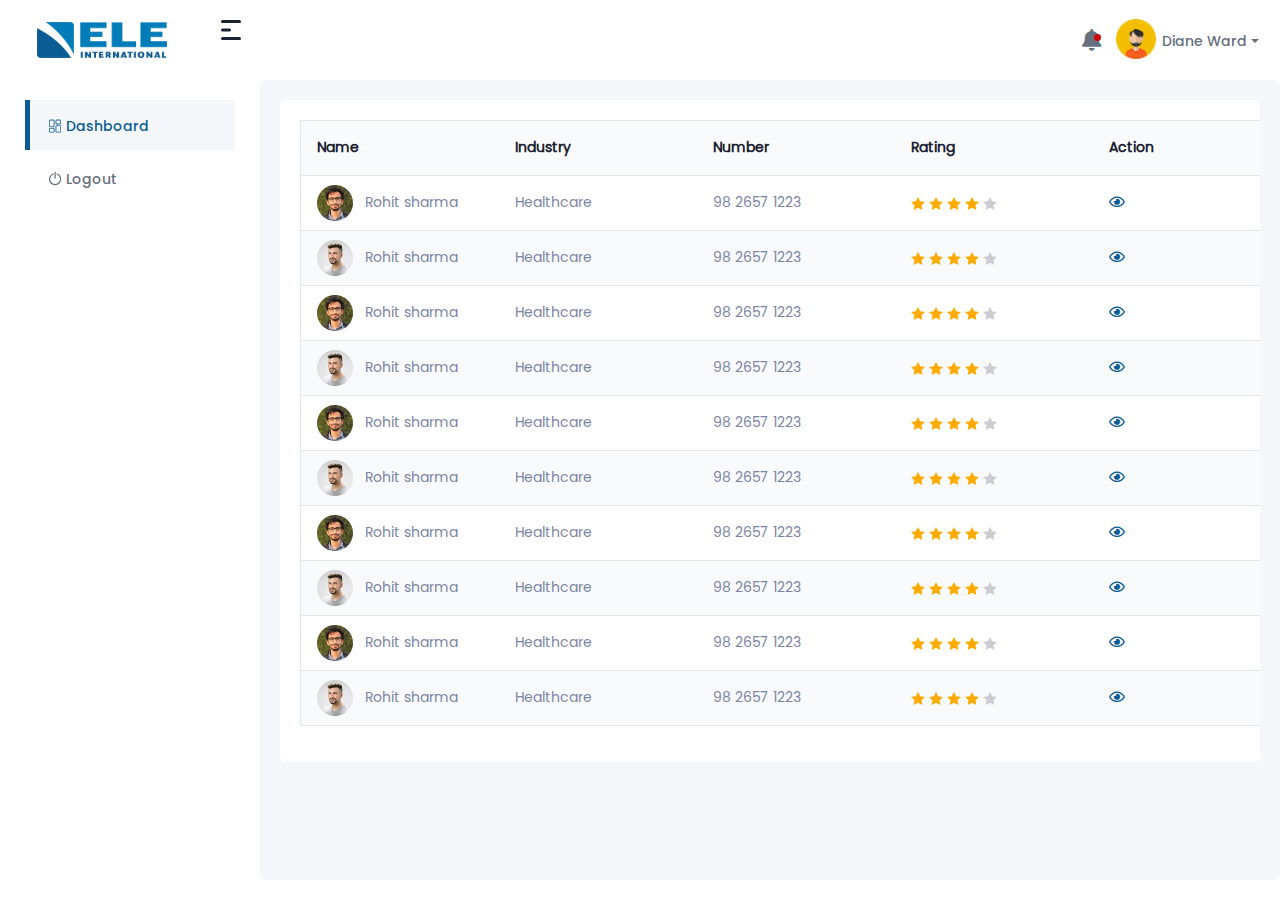
<file: dashboard.html>
<!DOCTYPE html>
<html lang="en">

<head>
    <meta charset="UTF-8">
    <meta name="viewport" content="width=device-width, initial-scale=1.0">
    <title>Testimonials</title>
    <link rel="icon" type="image/ico" sizes="32x32" href="./images/favicon/favicon.ico">
    <link rel="stylesheet" href="./css/bootstrap.min.css">
    <link rel="stylesheet" href="./css/fontawesome-free/css/all.css">
    <link rel="stylesheet" href="./css/dashboard.css">
</head>

<body>
    <div class="wrapper">

        <div class="body-overlay" id="ovl-hd-sw" style="display: none;"></div>

        <!-- Navbar -->
        <nav class="main__nav navbar navbar-expand-xl custom-expand" id="hr-nav">
            <div class="container-fluid">
                <div class="logo_wrap">
                    <a href="#!" class="brand-link" id="logoIcon">
                        <img src="./images/logo_ele.png" alt="" class="brand-image elevation-3">
                    </a>
                    <button class="bar-icon" type="button" id="collapseButton" title="Application Management">
                        <span class="bars"></span>
                    </button>
                </div>
                <!-- Right navbar links -->
                <ul class="navbar-nav profile_nav flex-row">
                    <li class="nav-item notification_item">
                        <div class="dropdown">
                            <button class="btn notification__btn me-1" type="button" id="dropdownMenuButton1"
                                data-bs-toggle="dropdown" aria-expanded="false">
                                <span class="notification__bell">
                                    <i class="fas fa-bell"></i>
                                    <span class="active_dot">
                                        <img src="./images/notification-active.svg" alt="">
                                    </span>
                                </span>
                            </button>
                            <ul class="dropdown-menu dropdown-menu-end" aria-labelledby="dropdownMenuButton1">
                                <a href="javascript:void(0)" class="dropdown-item">
                                    <!-- Message Start -->
                                    <div class="media">
                                        <img src="./images/user1.jpg" alt="User Avatar"
                                            class="img-size-50 me-3 img-circle">
                                        <div class="media-body">
                                            <h3 class="dropdown-item-title">
                                                Brad Diesel
                                                <span class="float-right text-sm text-danger"></span>
                                            </h3>
                                            <p class="text-sm">Call me whenever you can...</p>
                                            <p class="text-sm text-muted"> 4 Hours Ago</p>
                                        </div>
                                    </div>
                                    <!-- Message End -->
                                </a>
                                <div class="dropdown-divider"></div>
                                <a href="javascript:void(0)" class="dropdown-item">
                                    <!-- Message Start -->
                                    <div class="media">
                                        <img src="./images/user2.jpg" alt="User Avatar"
                                            class="img-size-50 img-circle me-3">
                                        <div class="media-body">
                                            <h3 class="dropdown-item-title">
                                                John Pierce
                                                <span class="float-right text-sm text-muted"></span>
                                            </h3>
                                            <p class="text-sm">I got your message bro</p>
                                            <p class="text-sm text-muted"> 4 Hours Ago</p>
                                        </div>
                                    </div>
                                    <!-- Message End -->
                                </a>
                                <div class="dropdown-divider"></div>
                                <a href="javascript:void(0)" class="dropdown-item">
                                    <!-- Message Start -->
                                    <div class="media">
                                        <img src="./images/user3.jpg" alt="User Avatar"
                                            class="img-size-50 img-circle me-3">
                                        <div class="media-body">
                                            <h3 class="dropdown-item-title">
                                                Nora Silvester
                                                <span class="float-right text-sm text-warning"></span>
                                            </h3>
                                            <p class="text-sm">The subject goes here</p>
                                            <p class="text-sm text-muted"> 4 Hours Ago</p>
                                        </div>
                                    </div>
                                    <!-- Message End -->
                                </a>
                                <div class="dropdown-divider"></div>
                                <a href="javascript:void(0)" class="dropdown-item dropdown-footer">See All Messages</a>
                            </ul>
                        </div>
                    </li>
                    <li class="nav-item me-0">
                        <div class="dropdown profile-box">
                            <div class="user">
                                <img src="./images/user.png" alt="">
                            </div>
                            <button class="btn dropdown-toggle profile-dropdown" type="button" id="dropdownMenuButton2"
                                data-bs-toggle="dropdown" aria-expanded="false">
                                Diane Ward
                            </button>
                            <ul class="dropdown-menu dropdown-menu-end" aria-labelledby="dropdownMenuButton2">
                                <li><a class="dropdown-item" href="javascript:void(0)">Profile</a></li>
                                <li>
                                    <hr class="dropdown-divider">
                                </li>
                                <li><a class="dropdown-item" href="javascript:void(0)">Another action</a></li>
                                <li>
                                    <hr class="dropdown-divider">
                                </li>
                                <li><a class="dropdown-item" href="javascript:void(0)">Something else here</a></li>
                            </ul>
                        </div>
                    </li>
                </ul>
            </div>
        </nav>
        <!-- /.navbar -->

        <!-- Main Sidebar Container -->
        <aside class="main-sidebar" id="crm-sidebar" style="transition: margin-left .3s ease-in-out, width .3s ease-in-out;
        width: 260px">
            <div class="sidebar-content">
                <div class="desktop-submenu">
                    <nav class="menu open-current-submenu">
                        <ul>
                            <li class="menu-item sub-menu arrow-icon">
                                <a href="javascript:void(0)" class="sd-l active">
                                    <span class="dash-icon">
                                        <svg xmlns="http://www.w3.org/2000/svg" width="12.047" height="14.206"
                                            viewBox="0 0 19.047 20.206">
                                            <g id="dashboard_icon" transform="translate(-104.664 -19.352)">
                                                <path id="Path_6071" data-name="Path 6071"
                                                    d="M111.659,19.6h-5.373a1.373,1.373,0,0,0-1.371,1.371v8.218a1.373,1.373,0,0,0,1.371,1.371h5.373a1.373,1.373,0,0,0,1.371-1.371V20.973a1.373,1.373,0,0,0-1.371-1.371Zm.736,9.59a.737.737,0,0,1-.736.736h-5.373a.737.737,0,0,1-.736-.736V20.973a.737.737,0,0,1,.736-.736h5.373a.737.737,0,0,1,.736.736Z"
                                                    stroke-width="0.5" />
                                                <path id="Path_6072" data-name="Path 6072"
                                                    d="M111.659,359.31h-5.373a1.373,1.373,0,0,0-1.371,1.371v4.109a1.373,1.373,0,0,0,1.371,1.371h5.373a1.373,1.373,0,0,0,1.371-1.371v-4.109A1.373,1.373,0,0,0,111.659,359.31Zm.736,5.48a.737.737,0,0,1-.736.736h-5.373a.737.737,0,0,1-.736-.736v-4.109a.737.737,0,0,1,.736-.736h5.373a.737.737,0,0,1,.736.736Z"
                                                    transform="translate(0 -326.854)" stroke-width="0.5" />
                                                <path id="Path_6073" data-name="Path 6073"
                                                    d="M387.329,250.71h-5.373a1.373,1.373,0,0,0-1.371,1.371V260.3a1.373,1.373,0,0,0,1.371,1.371h5.373A1.373,1.373,0,0,0,388.7,260.3v-8.218A1.373,1.373,0,0,0,387.329,250.71Zm.736,9.59a.737.737,0,0,1-.736.736h-5.373a.737.737,0,0,1-.736-.736v-8.218a.737.737,0,0,1,.736-.736h5.373a.737.737,0,0,1,.736.736Z"
                                                    transform="translate(-265.239 -222.363)" stroke-width="0.5" />
                                                <path id="Path_6074" data-name="Path 6074"
                                                    d="M387.329,19.6h-5.373a1.373,1.373,0,0,0-1.371,1.371v4.109a1.373,1.373,0,0,0,1.371,1.371h5.373a1.373,1.373,0,0,0,1.371-1.371V20.973a1.373,1.373,0,0,0-1.371-1.371Zm.736,5.48a.737.737,0,0,1-.736.736h-5.373a.737.737,0,0,1-.736-.736V20.973a.737.737,0,0,1,.736-.736h5.373a.737.737,0,0,1,.736.736Z"
                                                    transform="translate(-265.239)" stroke-width="0.5" />
                                            </g>
                                        </svg>
                                    </span>
                                    <span class="menu-title nm-tl-text">Dashboard</span>
                                </a>
                            </li>
                            <li class="menu-item sub-menu arrow-icon">
                                <a href="javascript:void(0)" class="sd-l">
                                    <span class="log-icon">
                                        <svg xmlns="http://www.w3.org/2000/svg" width="12.197" height="14.979"
                                            viewBox="0 0 17.197 18.979">
                                            <g id="noun-logout-3324829" transform="translate(-175.695 -87.505)">
                                                <path id="Path_6086" data-name="Path 6086"
                                                    d="M192.892,97.865a8.6,8.6,0,1,1-11.832-7.946.863.863,0,0,1,.647,1.6,6.872,6.872,0,1,0,5.18,0,.863.863,0,1,1,.647-1.6,8.547,8.547,0,0,1,5.357,7.947Zm-8.6-.561a.863.863,0,0,0,.863-.863V88.369a.863.863,0,1,0-1.727,0V96.44a.863.863,0,0,0,.863.863Z"
                                                    transform="translate(0 0)" fill="#66707e" />
                                            </g>
                                        </svg>
                                    </span>
                                    <span class="menu-title nm-tl-text">Logout</span>
                                </a>
                            </li>
                        </ul>
                    </nav>
                </div>
            </div>
        </aside>
        <!-- Main Sidebar Container -->


        <!-- Content Body -->
        <div class="content-wrapper expand-cbody" id="contentBody" style="transition: margin-left .3s ease-in-out;
        margin-left: 260px;">
            <div class="table-wrap table-responsive">
                <table class="table align-middle">
                    <thead>
                        <tr class="align-middle">
                            <th>Name</th>
                            <th>Industry</th>
                            <th>Number</th>
                            <th>Rating</th>
                            <th>Action</th>
                        </tr>
                    </thead>
                    <tbody>
                        <tr class="align-middle">
                            <td>
                                <img src="./images/1.png" alt="" class="ad-pic">
                                <span class="ad-nm">Rohit sharma</span>
                            </td>
                            <td>Healthcare</td>
                            <td>98 2657 1223</td>
                            <td>
                                <img src="./images/orange-star.svg" class="orange-star" alt="">
                                <img src="./images/orange-star.svg" class="orange-star" alt="">
                                <img src="./images/orange-star.svg" class="orange-star" alt="">
                                <img src="./images/orange-star.svg" class="orange-star" alt="">
                                <img src="./images/grey-star.svg" class="grey-star" alt="">
                            </td>
                            <td>
                                <a href="#!" type="button" data-bs-toggle="modal" data-bs-target="#exampleModal"><i
                                        class="far fa-eye"></i></a>
                            </td>
                        </tr>
                        <tr class="align-middle">
                            <td>
                                <img src="./images/2.png" alt="" class="ad-pic">
                                <span class="ad-nm">Rohit sharma</span>
                            </td>
                            <td>Healthcare</td>
                            <td>98 2657 1223</td>
                            <td>
                                <img src="./images/orange-star.svg" class="orange-star" alt="">
                                <img src="./images/orange-star.svg" class="orange-star" alt="">
                                <img src="./images/orange-star.svg" class="orange-star" alt="">
                                <img src="./images/orange-star.svg" class="orange-star" alt="">
                                <img src="./images/grey-star.svg" class="grey-star" alt="">
                            </td>
                            <td>
                                <a href="#!" type="button" data-bs-toggle="modal" data-bs-target="#exampleModal"><i
                                        class="far fa-eye"></i></a>
                            </td>
                        </tr>
                        <tr class="align-middle">
                            <td>
                                <img src="./images/1.png" alt="" class="ad-pic">
                                <span class="ad-nm">Rohit sharma</span>
                            </td>
                            <td>Healthcare</td>
                            <td>98 2657 1223</td>
                            <td>
                                <img src="./images/orange-star.svg" class="orange-star" alt="">
                                <img src="./images/orange-star.svg" class="orange-star" alt="">
                                <img src="./images/orange-star.svg" class="orange-star" alt="">
                                <img src="./images/orange-star.svg" class="orange-star" alt="">
                                <img src="./images/grey-star.svg" class="grey-star" alt="">
                            </td>
                            <td>
                                <a href="#!" type="button" data-bs-toggle="modal" data-bs-target="#exampleModal"><i
                                        class="far fa-eye"></i></a>
                            </td>
                        </tr>
                        <tr class="align-middle">
                            <td>
                                <img src="./images/2.png" alt="" class="ad-pic">
                                <span class="ad-nm">Rohit sharma</span>
                            </td>
                            <td>Healthcare</td>
                            <td>98 2657 1223</td>
                            <td>
                                <img src="./images/orange-star.svg" class="orange-star" alt="">
                                <img src="./images/orange-star.svg" class="orange-star" alt="">
                                <img src="./images/orange-star.svg" class="orange-star" alt="">
                                <img src="./images/orange-star.svg" class="orange-star" alt="">
                                <img src="./images/grey-star.svg" class="grey-star" alt="">
                            </td>
                            <td>
                                <a href="#!" type="button" data-bs-toggle="modal" data-bs-target="#exampleModal"><i
                                        class="far fa-eye"></i></a>
                            </td>
                        </tr>
                        <tr class="align-middle">
                            <td>
                                <img src="./images/1.png" alt="" class="ad-pic">
                                <span class="ad-nm">Rohit sharma</span>
                            </td>
                            <td>Healthcare</td>
                            <td>98 2657 1223</td>
                            <td>
                                <img src="./images/orange-star.svg" class="orange-star" alt="">
                                <img src="./images/orange-star.svg" class="orange-star" alt="">
                                <img src="./images/orange-star.svg" class="orange-star" alt="">
                                <img src="./images/orange-star.svg" class="orange-star" alt="">
                                <img src="./images/grey-star.svg" class="grey-star" alt="">
                            </td>
                            <td>
                                <a href="#!" type="button" data-bs-toggle="modal" data-bs-target="#exampleModal"><i
                                        class="far fa-eye"></i></a>
                            </td>
                        </tr>
                        <tr class="align-middle">
                            <td>
                                <img src="./images/2.png" alt="" class="ad-pic">
                                <span class="ad-nm">Rohit sharma</span>
                            </td>
                            <td>Healthcare</td>
                            <td>98 2657 1223</td>
                            <td>
                                <img src="./images/orange-star.svg" class="orange-star" alt="">
                                <img src="./images/orange-star.svg" class="orange-star" alt="">
                                <img src="./images/orange-star.svg" class="orange-star" alt="">
                                <img src="./images/orange-star.svg" class="orange-star" alt="">
                                <img src="./images/grey-star.svg" class="grey-star" alt="">
                            </td>
                            <td>
                                <a href="#!" type="button" data-bs-toggle="modal" data-bs-target="#exampleModal"><i
                                        class="far fa-eye"></i></a>
                            </td>
                        </tr>
                        <tr class="align-middle">
                            <td>
                                <img src="./images/1.png" alt="" class="ad-pic">
                                <span class="ad-nm">Rohit sharma</span>
                            </td>
                            <td>Healthcare</td>
                            <td>98 2657 1223</td>
                            <td>
                                <img src="./images/orange-star.svg" class="orange-star" alt="">
                                <img src="./images/orange-star.svg" class="orange-star" alt="">
                                <img src="./images/orange-star.svg" class="orange-star" alt="">
                                <img src="./images/orange-star.svg" class="orange-star" alt="">
                                <img src="./images/grey-star.svg" class="grey-star" alt="">
                            </td>
                            <td>
                                <a href="#!" type="button" data-bs-toggle="modal" data-bs-target="#exampleModal"><i
                                        class="far fa-eye"></i></a>
                            </td>
                        </tr>
                        <tr class="align-middle">
                            <td>
                                <img src="./images/2.png" alt="" class="ad-pic">
                                <span class="ad-nm">Rohit sharma</span>
                            </td>
                            <td>Healthcare</td>
                            <td>98 2657 1223</td>
                            <td>
                                <img src="./images/orange-star.svg" class="orange-star" alt="">
                                <img src="./images/orange-star.svg" class="orange-star" alt="">
                                <img src="./images/orange-star.svg" class="orange-star" alt="">
                                <img src="./images/orange-star.svg" class="orange-star" alt="">
                                <img src="./images/grey-star.svg" class="grey-star" alt="">
                            </td>
                            <td>
                                <a href="#!" type="button" data-bs-toggle="modal" data-bs-target="#exampleModal"><i
                                        class="far fa-eye"></i></a>
                            </td>
                        </tr>
                        <tr class="align-middle">
                            <td>
                                <img src="./images/1.png" alt="" class="ad-pic">
                                <span class="ad-nm">Rohit sharma</span>
                            </td>
                            <td>Healthcare</td>
                            <td>98 2657 1223</td>
                            <td>
                                <img src="./images/orange-star.svg" class="orange-star" alt="">
                                <img src="./images/orange-star.svg" class="orange-star" alt="">
                                <img src="./images/orange-star.svg" class="orange-star" alt="">
                                <img src="./images/orange-star.svg" class="orange-star" alt="">
                                <img src="./images/grey-star.svg" class="grey-star" alt="">
                            </td>
                            <td>
                                <a href="#!" type="button" data-bs-toggle="modal" data-bs-target="#exampleModal"><i
                                        class="far fa-eye"></i></a>
                            </td>
                        </tr>
                        <tr class="align-middle">
                            <td>
                                <img src="./images/2.png" alt="" class="ad-pic">
                                <span class="ad-nm">Rohit sharma</span>
                            </td>
                            <td>Healthcare</td>
                            <td>98 2657 1223</td>
                            <td>
                                <img src="./images/orange-star.svg" class="orange-star" alt="">
                                <img src="./images/orange-star.svg" class="orange-star" alt="">
                                <img src="./images/orange-star.svg" class="orange-star" alt="">
                                <img src="./images/orange-star.svg" class="orange-star" alt="">
                                <img src="./images/grey-star.svg" class="grey-star" alt="">
                            </td>
                            <td>
                                <a href="#!" type="button" data-bs-toggle="modal" data-bs-target="#exampleModal"><i
                                        class="far fa-eye"></i></a>
                            </td>
                        </tr>
                    </tbody>
                </table>
            </div>
        </div>
        <!-- Content Body -->

        <!-- Modal -->
        <div class="modal fade" id="exampleModal" tabindex="-1" aria-labelledby="exampleModalLabel" aria-hidden="true">
            <div class="modal-dialog modal-lg">
                <div class="modal-content">
                    <div class="modal-body">
                        <div class="row h-100">
                            <div class="col-md-3">
                                <div class="blue_strap">
                                    <div class="profile_box">
                                        <div class="profile-pic">
                                            <img src="./images/profile-pic.png" alt="" id="imageProf">
                                        </div>
                                    </div>
                                </div>
                            </div>
                            <div class="col-md-9">
                                <header>
                                    <div class="logo-blk">
                                        <div class="img">
                                            <img src="./images/logo_ele.png" alt="">
                                        </div>
                                    </div>
                                </header>
                                <section class="comment-warpper">
                                    <div class="row">
                                        <div class="col-md-12">
                                            <div class="title_wrap">
                                                <h1>
                                                    <span class="titext">Happy Client</span>
                                                </h1>
                                                <h2>
                                                    <span class="titext">Testimonials</span>
                                                </h2>
                                            </div>
                                        </div>
                                    </div>
                                    <div class="row mb-4">
                                        <div class="col-md-12">
                                            <div class="description_wrap">
                                                <div class="qute-icn-l">
                                                    <img src="./images/top-quote.png" alt="">
                                                </div>
                                                <div class="feedtext">
                                                    <p>Lorem ipsum, dolor sit amet consectetur adipisicing elit.
                                                        Facilis,
                                                        aliquam non reprehenderit at doloremque ipsum! Soluta nostrum
                                                        laboriosam, quam consectetur natus, quis aperiam voluptatibus
                                                        esse
                                                        sunt blanditiis nulla pariatur, illum suscipit excepturi
                                                        eligendi
                                                        temporibus sint. Beatae impedit recusandae adipisci accusamus.
                                                    </p>
                                                </div>
                                                <div class="qute-icn-r">
                                                    <img src="./images/bottom_quote.png" alt="">
                                                </div>
                                            </div>
                                        </div>
                                    </div>
                                    <div class="row">
                                        <div class="col-md-6">
                                            <div class="user_info">
                                                <h3>
                                                    <span class="titext">Rahul Kumar</span>
                                                </h3>
                                                <div class="desig" style="display: block;">
                                                    <span class="titext">Aiims Hospital Manager</span>
                                                </div>
                                                <ul class="star-icon-p">
                                                    <li><button class="fas fa-star"></button></li>
                                                    <li><button class="fas fa-star"></button></li>
                                                    <li><button class="fas fa-star"></button></li>
                                                    <li><button class="fas fa-star"></button></li>
                                                    <li><button class="fas fa-star"></button></li>
                                                </ul>
                                            </div>
                                        </div>
                                        <div class="col-md-6">
                                            <div class="sign_upload">
                                                <img src="./images/signature.png" id="imageSig" alt="">
                                            </div>
                                        </div>
                                    </div>
                                </section>
                            </div>
                        </div>
                    </div>
                    <div class="modal-footer">
                        <button type="button" class="close-button" data-bs-dismiss="modal">Close</button>
                        <button type="button" class="save-button">Save</button>
                    </div>
                </div>
            </div>
        </div>

    </div>






    <script src="./js/jquery3.7.0.js"></script>
    <script src="./js/popper.js"></script>
    <script src="./js/bootstrap.min.js"></script>
    <script async src="./js/sidebar-colapse.js"></script>
</body>

</html>
</file>
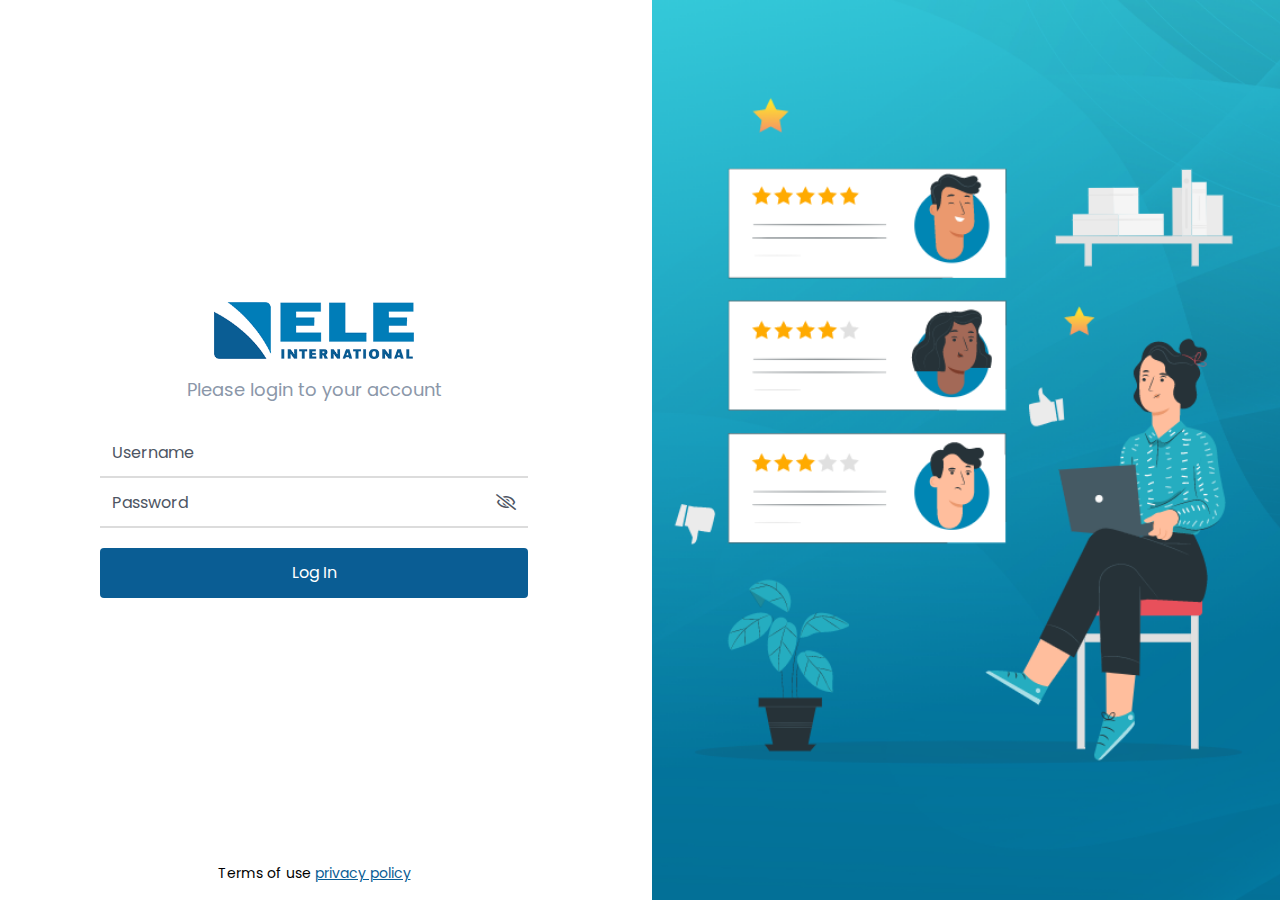
<file: login.html>
<!DOCTYPE html>
<html lang="en">

<head>
    <meta charset="UTF-8">
    <meta name="viewport" content="width=device-width, initial-scale=1.0">
    <title>Testimonials</title>
    <link rel="icon" type="image/ico" sizes="32x32" href="./images/favicon/favicon.ico">
    <link rel="stylesheet" href="./css/bootstrap.min.css">
    <link rel="stylesheet" href="./css/fontawesome-free/css/all.css">
    <link rel="stylesheet" href="./css/login.css">
</head>

<body>
    <div class="wrapper">
        <div class="row h-100">
            <div class="col-lg-6 col-md-6">
                <div class="form-warp">
                    <div class="header-wrap">
                        <img src="./images/logo_ele.png" alt="logo">
                        <h2>Please login to your account</h2>
                    </div>
                    <form class="row needs-validation" novalidate>
                        <div class="col-md-12">
                            <input class="form-control" type="text" placeholder="Username" aria-label="Username">
                            <div class="valid-feedback">
                                Looks good!
                            </div>
                            <div class="invalid-feedback">
                                Please choose a username.
                            </div>
                        </div>
                        <div class="col-md-12">
                            <div class="input-group">
                                <input class="form-control" type="password" placeholder="Password" aria-label="Password"
                                    id="password">
                                <span class="input-group-text" id="basic-addon2"><i class="far fa-eye-slash"></i></span>
                                <div class="valid-feedback">
                                    Looks good!
                                </div>
                                <div class="invalid-feedback">
                                    Please choose a username.
                                </div>
                            </div>
                        </div>
                        <div class="col-12">
                            <button class="btn btn-login">Log In</button>
                        </div>
                    </form>
                    <p class="terms-text">Terms of use <a href="#!">privacy policy</a></p>
                </div>
            </div>
            <div class="col-lg-6 col-md-6 d-md-block d-none">
                <div class="bg-img"></div>
            </div>
        </div>
    </div>


    <script src="./js/jquery3.7.0.js"></script>
    <script src="./js/bootstrap.min.js"></script>
    <script>
        let visibleBtn = document.getElementById("basic-addon2"),
            pass = document.getElementById("password");
        visibleBtn.addEventListener("click", () => {
            "password" === pass.attributes.type.textContent
                ? (pass.setAttribute("type", "text"), visibleBtn.firstChild.classList.replace("fa-eye-slash", "fa-eye"))
                : (pass.setAttribute("type", "password"), visibleBtn.firstChild.classList.replace("fa-eye", "fa-eye-slash"));
        });
    </script>
</body>

</html>
</file>
<file: css/dashboard.css>
@font-face {
  font-family: "Poppins-Light";
  src: url(../fonts/Poppins-Light.ttf);
  font-display: fallback;
}
@font-face {
  font-family: "Poppins-Regular";
  src: url(../fonts/Poppins-Regular.ttf);
  font-display: fallback;
}
@font-face {
  font-family: "Poppins-Medium";
  src: url(../fonts/Poppins-Medium.ttf);
  font-display: fallback;
}
@font-face {
  font-family: "Poppins-SemiBold";
  src: url(../fonts/Poppins-SemiBold.ttf);
  font-display: fallback;
}
@font-face {
  font-family: "Poppins-Bold";
  src: url(../fonts/Poppins-Bold.ttf);
  font-display: fallback;
}
* {
  padding: 0;
  margin: 0;
  box-sizing: border-box;
}
*:focus-visible {
  outline: 0;
}

body {
  font-size: 14px;
  line-height: 1.4;
  color: #000;
  font-family: "Poppins-Regular", sans-serif;
}

a {
  text-decoration: none;
}

ul {
  padding: 0;
  margin: 0;
  list-style: none;
}

.wrapper {
  position: relative;
  overflow: hidden;
}
.wrapper .content-wrapper {
  border-radius: 6px;
  padding: 20px;
  margin-top: 80px;
  height: calc(100vh - 100px);
  margin-left: 0px;
  background-color: #F6F7FB;
  overflow-y: auto;
}
.wrapper .content-wrapper .table-wrap {
  padding: 20px;
  background-color: #fff;
  border-radius: 6px;
}
.wrapper .content-wrapper .table-wrap .table {
  table-layout: fixed;
  border: 1px solid #E3E6F2;
  border-radius: 6px;
  min-width: 991px;
}
.wrapper .content-wrapper .table-wrap .table th {
  color: #1B2131;
  text-wrap: nowrap;
}
.wrapper .content-wrapper .table-wrap .table td {
  color: #7B85A5;
  text-wrap: nowrap;
}
.wrapper .content-wrapper .table-wrap .table td .ad-nm {
  margin-left: 8px;
}
.wrapper .content-wrapper .table-wrap .table td img.orange-star {
  width: 14px;
}
.wrapper .content-wrapper .table-wrap .table td img.grey-star {
  width: 14px;
}
.wrapper .content-wrapper .table-wrap .table td i.far.fa-eye {
  color: #0a5d94;
}
.wrapper .content-wrapper .table-wrap .table > :not(caption) > * > * {
  background-color: #F9FAFC;
  height: 55px;
  padding: 0.5rem 1rem;
}
.wrapper .content-wrapper .table-wrap .table > tbody > tr:nth-of-type(odd) > * {
  background-color: #fff;
}
.wrapper .body-overlay {
  position: fixed;
  width: 100%;
  height: 100%;
  right: 0;
  top: 0;
  bottom: 0;
  left: 0;
  z-index: 1037;
  background-color: rgba(0, 0, 0, 0.1);
}
.wrapper .main__nav {
  left: 0;
  position: fixed;
  right: 0;
  top: 0;
  z-index: 1040;
  background-color: #fff;
  padding-top: 0px;
  padding-bottom: 0px;
  margin-left: 0;
  height: 80px;
}
.wrapper .main__nav .logo_wrap .brand-link {
  display: inline-block;
  padding: 0.5rem;
  margin-right: 25px;
  background: #fff;
  width: 180px;
  border-radius: 5px;
  text-align: center;
}
@media (max-width: 460px) {
  .wrapper .main__nav .logo_wrap .brand-link {
    margin-right: 5px;
    padding-left: 0;
  }
}
.wrapper .main__nav .logo_wrap .brand-link img {
  width: 130px;
}
@media (max-width: 575px) {
  .wrapper .main__nav .logo_wrap .brand-link img {
    width: 110px;
  }
}
.wrapper .main__nav .logo_wrap .bar-icon {
  position: relative;
  outline: 0;
  border: 0;
  background-color: #fff;
  bottom: 4px;
  width: 20px;
  height: 20px;
}
@media (max-width: 575px) {
  .wrapper .main__nav .logo_wrap .bar-icon {
    width: 18px;
    height: 16px;
  }
}
.wrapper .main__nav .logo_wrap .bar-icon span {
  display: block;
  width: 100%;
  height: 3px;
  background-color: #1B2131;
  position: absolute;
  top: 0px;
  left: 0;
  border-radius: 8px;
}
.wrapper .main__nav .logo_wrap .bar-icon:before {
  width: 50%;
  height: 3px;
  background-color: #1B2131;
  position: absolute;
  content: "";
  top: 50%;
  left: 0;
  transform: translateY(-50%);
  border-radius: 8px;
}
.wrapper .main__nav .logo_wrap .bar-icon:after {
  width: 100%;
  height: 3px;
  background-color: #1B2131;
  position: absolute;
  content: "";
  bottom: 0px;
  left: 0;
  border-radius: 8px;
}
.wrapper .main__nav .navbar-toggler {
  border: 0;
  outline: 0;
  margin-right: auto;
  padding-top: 1rem;
  padding-bottom: 0.775rem;
}
@media (max-width: 460px) {
  .wrapper .main__nav .navbar-toggler {
    padding-left: 0;
    font-size: 18px;
  }
}
.wrapper .main__nav .navbar-toggler:focus {
  text-decoration: none;
  outline: 0;
  box-shadow: none;
}
.wrapper .main__nav .nav-bar-icon-wrap .bar-icon {
  color: #66707E;
  margin-right: 15px;
  font-size: 16px;
  padding: 5px 5px;
  padding-top: 1.125rem;
  padding-bottom: 1rem;
  line-height: 0;
  display: inline-block;
  outline: 0;
  border: none;
  background-color: #fff;
}
@media (max-width: 460px) {
  .wrapper .main__nav .nav-bar-icon-wrap .bar-icon {
    font-size: 14px;
    margin-right: 10px;
  }
}
.wrapper .main__nav .nav-bar-icon-wrap .bar-icon.user-account {
  position: relative;
  font-size: 10px;
  font-family: "Poppins-Regular";
  border: 1px solid #66707E;
  padding: 7px 20px 5px 10px;
  border-radius: 3px;
  top: -1px;
}
.wrapper .main__nav .nav-bar-icon-wrap .bar-icon.user-account::after {
  display: inline-block;
  position: absolute;
  content: "";
  border-top: 0.3em solid;
  border-right: 0.3em solid transparent;
  border-bottom: 0;
  border-left: 0.3em solid transparent;
  top: 50%;
  right: 5px;
  font-size: 15px;
  transform: translateY(-50%);
}
.wrapper .main__nav .nav-bar-icon-wrap .bar-icon.user-account i.fa-user {
  margin-right: 1px;
}
.wrapper .main__nav .nav-bar-icon-wrap .dropdown-menu {
  border-radius: 0;
  padding: 0;
  position: absolute;
}
@media (max-width: 1140px) {
  .wrapper .main__nav .nav-bar-icon-wrap .dropdown-menu {
    top: 100%;
    right: 0;
  }
}
@media (max-width: 767px) {
  .wrapper .main__nav .nav-bar-icon-wrap .dropdown-menu {
    left: 50%;
    min-width: 250px;
    transform: translateX(-55%);
  }
}
.wrapper .main__nav .nav-bar-icon-wrap .dropdown-menu .dropdown-item {
  display: block;
  width: 100%;
  padding: 0.5rem 1rem;
  clear: both;
  font-weight: 400;
  color: #66707E;
  text-align: inherit;
  white-space: nowrap;
  background-color: transparent;
  border: 0;
}
.wrapper .main__nav .nav-bar-icon-wrap .dropdown-menu .dropdown-item.active {
  color: #16181b;
  text-decoration: none;
  background-color: #f8f9fa;
}
.wrapper .main__nav .nav-bar-icon-wrap .dropdown-menu .dropdown-item:hover {
  color: #16181b;
  text-decoration: none;
  background-color: #f8f9fa;
}
.wrapper .main__nav .nav-bar-icon-wrap .dropdown-menu .dropdown-item .media {
  display: flex;
  align-items: flex-start;
}
@media (max-width) {
  .wrapper .main__nav .nav-bar-icon-wrap .dropdown-menu .dropdown-item .media {
    flex-direction: column;
    align-items: center;
  }
}
.wrapper .main__nav .nav-bar-icon-wrap .dropdown-menu .dropdown-item .media i {
  margin-right: 6px;
  font-size: 13px;
}
.wrapper .main__nav .nav-bar-icon-wrap .dropdown-menu .dropdown-item .media .media-body {
  flex: 1;
}
.wrapper .main__nav .nav-bar-icon-wrap .dropdown-menu .dropdown-item .media .media-body .dropdown-item-title {
  font-size: 14px;
  font-family: "Poppins-Regular";
  margin-bottom: 0;
}
.wrapper .main__nav .nav-bar-icon-wrap .dropdown-menu .dropdown-item .media .media-body p {
  color: #8F9198;
  margin: 0;
  white-space: normal;
}
.wrapper .main__nav .nav-bar-icon-wrap .dropdown-menu .dropdown-item .media .media-body .text-sm {
  font-size: 14px;
  margin-top: 5px;
}
.wrapper .main__nav .nav-bar-icon-wrap .dropdown-menu .dropdown-divider {
  margin: 0;
}
.wrapper .main__nav .nav-bar-icon-wrap .dropdown-menu .dropdown-footer {
  display: block;
  font-size: 14px;
  padding: 0.5rem 1rem;
  text-align: center;
}
.wrapper .main__nav .navbar-nav .nav-item {
  margin-right: 10px;
}
.wrapper .main__nav .navbar-nav .nav-item:last-child {
  margin-right: 0;
}
.wrapper .main__nav .navbar-nav .nav-item .nav-link {
  font-size: 15px;
  cursor: pointer;
  color: #66707E;
  padding-top: 1rem;
  padding-bottom: 0.813rem;
  font-family: "Poppins-Regular";
}
.wrapper .main__nav .navbar-nav .nav-item .nav-link.active {
  color: #0a5d94;
}
.wrapper .main__nav .navbar-nav .nav-item .nav-link.active .mn-icn svg path {
  fill: #0a5d94;
  stroke: #0a5d94;
}
.wrapper .main__nav .navbar-nav .nav-item .nav-link:focus, .wrapper .main__nav .navbar-nav .nav-item .nav-link:hover {
  color: #0a5d94;
}
.wrapper .main__nav .navbar-nav .nav-item .nav-link:focus .mn-icn svg path, .wrapper .main__nav .navbar-nav .nav-item .nav-link:hover .mn-icn svg path {
  fill: #0a5d94;
  stroke: #0a5d94;
}
@media (max-width: 991px) {
  .wrapper .main__nav .profile_nav {
    flex-direction: row;
  }
}
.wrapper .main__nav .profile_nav .profile-box {
  display: flex;
  align-items: center;
}
.wrapper .main__nav .profile_nav .profile-box .user {
  width: 40px;
  height: 40px;
}
@media (max-width: 575px) {
  .wrapper .main__nav .profile_nav .profile-box .user {
    width: 28px;
    height: 28px;
  }
}
.wrapper .main__nav .profile_nav .profile-box .user img {
  width: 100%;
  height: 100%;
  -o-object-fit: cover;
     object-fit: cover;
}
.wrapper .main__nav .profile_nav .profile-box .dropdown-menu {
  border-radius: 0;
  padding: 0;
  position: absolute;
}
.wrapper .main__nav .profile_nav .profile-box .dropdown-menu .dropdown-item {
  display: block;
  width: 100%;
  padding: 0.5rem 1rem;
  clear: both;
  font-weight: 400;
  color: #66707E;
  text-align: inherit;
  white-space: nowrap;
  background-color: transparent;
  border: 0;
  font-size: 14px;
  font-family: "Poppins-Regular";
}
.wrapper .main__nav .profile_nav .profile-box .dropdown-menu .dropdown-item:hover {
  color: #16181b;
  text-decoration: none;
  background-color: #f8f9fa;
}
.wrapper .main__nav .profile_nav .profile-box .dropdown-menu .dropdown-divider {
  margin: 0;
}
.wrapper .main__nav .profile_nav .btn-check:checked + .btn,
.wrapper .main__nav .profile_nav .btn.active,
.wrapper .main__nav .profile_nav .btn.show,
.wrapper .main__nav .profile_nav .btn:first-child:active,
.wrapper .main__nav .profile_nav :not(.btn-check) + .btn:active {
  background-color: transparent;
  border-color: transparent;
}
.wrapper .main__nav .profile_nav .dropdown-toggle::after {
  display: inline-block;
  position: absolute;
  content: "";
  border-top: 0.3em solid;
  border-right: 0.3em solid transparent;
  border-bottom: 0;
  border-left: 0.3em solid transparent;
  top: 50%;
  right: 0;
}
.wrapper .main__nav .profile_nav .profile-dropdown {
  position: relative;
  color: #66707E;
  font-family: "Poppins-Medium";
  font-size: 14px;
  margin-right: 0.5rem;
  padding-top: 1rem;
  padding-bottom: 0.713rem;
  padding-left: 5px;
}
@media (max-width: 460px) {
  .wrapper .main__nav .profile_nav .profile-dropdown {
    margin-right: 0;
  }
}
.wrapper .main__nav .profile_nav .profile-dropdown .designation {
  font-family: "Poppins-Regular";
  color: #8F9198;
  display: block;
  text-align: left;
}
.wrapper .main__nav .profile_nav .notification_item .dropdown {
  display: flex;
  height: 100%;
}
.wrapper .main__nav .profile_nav .notification_item .dropdown .notification__btn {
  padding: 0;
  padding-top: 0.9rem;
  padding-bottom: 0.625rem;
}
.wrapper .main__nav .profile_nav .notification_item .dropdown .notification__btn .notification__bell {
  display: block;
  position: relative;
}
.wrapper .main__nav .profile_nav .notification_item .dropdown .notification__btn .notification__bell i {
  font-size: 22px;
  color: #66707E;
}
.wrapper .main__nav .profile_nav .notification_item .dropdown .notification__btn .notification__bell .active_dot {
  position: absolute;
  top: 0;
  right: 0;
  line-height: 1;
}
.wrapper .main__nav .profile_nav .notification_item .dropdown-menu {
  border-radius: 0;
  max-width: 300px;
  min-width: 280px;
  padding: 0;
  position: absolute;
}
@media (max-width: 1140px) {
  .wrapper .main__nav .profile_nav .notification_item .dropdown-menu {
    top: 100%;
    right: 0;
  }
}
@media (max-width: 767px) {
  .wrapper .main__nav .profile_nav .notification_item .dropdown-menu {
    left: 50%;
    min-width: 250px;
    transform: translateX(-55%);
  }
}
.wrapper .main__nav .profile_nav .notification_item .dropdown-menu .dropdown-item {
  display: block;
  width: 100%;
  padding: 0.5rem 1rem;
  clear: both;
  font-weight: 400;
  color: #1F2026;
  text-align: inherit;
  white-space: nowrap;
  background-color: transparent;
  border: 0;
}
.wrapper .main__nav .profile_nav .notification_item .dropdown-menu .dropdown-item:hover {
  color: #16181b;
  text-decoration: none;
  background-color: #f8f9fa;
}
.wrapper .main__nav .profile_nav .notification_item .dropdown-menu .dropdown-item .media {
  display: flex;
  align-items: flex-start;
}
@media (max-width) {
  .wrapper .main__nav .profile_nav .notification_item .dropdown-menu .dropdown-item .media {
    flex-direction: column;
    align-items: center;
  }
}
.wrapper .main__nav .profile_nav .notification_item .dropdown-menu .dropdown-item .media .img-size-50 {
  width: 50px;
}
.wrapper .main__nav .profile_nav .notification_item .dropdown-menu .dropdown-item .media .img-size-32,
.wrapper .main__nav .profile_nav .notification_item .dropdown-menu .dropdown-item .media .img-size-50,
.wrapper .main__nav .profile_nav .notification_item .dropdown-menu .dropdown-item .media .img-size-64 {
  height: auto;
}
.wrapper .main__nav .profile_nav .notification_item .dropdown-menu .dropdown-item .media .img-circle {
  border-radius: 50%;
}
.wrapper .main__nav .profile_nav .notification_item .dropdown-menu .dropdown-item .media .media-body {
  flex: 1;
}
.wrapper .main__nav .profile_nav .notification_item .dropdown-menu .dropdown-item .media .media-body .dropdown-item-title {
  font-size: 13px;
  font-family: "Poppins-Bold";
  margin-bottom: 0;
}
.wrapper .main__nav .profile_nav .notification_item .dropdown-menu .dropdown-item .media .media-body p {
  color: #8F9198;
  margin: 0;
  white-space: normal;
}
.wrapper .main__nav .profile_nav .notification_item .dropdown-menu .dropdown-item .media .media-body .text-sm {
  font-size: 13px;
  margin-top: 5px;
}
.wrapper .main__nav .profile_nav .notification_item .dropdown-menu .dropdown-divider {
  margin: 0;
}
.wrapper .main__nav .profile_nav .notification_item .dropdown-menu .dropdown-footer {
  display: block;
  font-size: 14px;
  padding: 0.5rem 1rem;
  text-align: center;
}
.wrapper .main-sidebar {
  margin-top: 80px;
  bottom: 0;
  float: none;
  left: 0;
  position: fixed;
  top: 0;
  height: 100vh;
  z-index: 1038;
  background-color: #fff;
  overflow-y: auto;
}
.wrapper .main-sidebar .brand-link {
  overflow: hidden;
  transition: width 0.3s ease-in-out;
  display: block;
  font-size: 1.25rem;
  line-height: 1.5;
  padding: 16px;
  white-space: nowrap;
}
.wrapper .main-sidebar .brand-link .brand-image {
  transition: padding 0.3s linear, opacity 0.3s ease, visibility 0.3s ease, width 0.3s ease;
}
.wrapper .main-sidebar .brand-link .img-circle {
  opacity: 0;
  width: 0px;
  visibility: hidden;
}
.wrapper .main-sidebar .sidebar-content {
  flex-grow: 1;
  padding: 20px 0 10px;
  margin: 0px 25px;
}
@media (min-width: 1140px) {
  .wrapper .main-sidebar .sidebar-content .smallScreen-submenu {
    display: none;
  }
}
.wrapper .main-sidebar .sidebar-content .menu ul {
  list-style-type: none;
  padding: 0;
  margin: 0;
}
.wrapper .main-sidebar .sidebar-content .menu .menu-header {
  font-weight: 600;
  padding: 10px 25px;
  font-size: 0.8em;
  letter-spacing: 2px;
  transition: opacity 0.3s;
  opacity: 0.5;
}
.wrapper .main-sidebar .sidebar-content .menu .menu-item {
  margin-bottom: 3px;
}
.wrapper .main-sidebar .sidebar-content .menu .menu-item a {
  display: flex;
  align-items: center;
  height: 50px;
  padding: 4px 1.5rem 0 1.5rem;
  color: #66707E;
  border-left: 5px solid transparent;
  border-radius: 0px 2px 2px 0px;
  font-family: "Poppins-Medium";
}
.wrapper .main-sidebar .sidebar-content .menu .menu-item a:hover {
  background-color: #F6F7FB;
  border-left: 5px solid #0a5d94;
}
.wrapper .main-sidebar .sidebar-content .menu .menu-item a:hover span {
  color: #0a5d94;
}
.wrapper .main-sidebar .sidebar-content .menu .menu-item a:hover span svg {
  fill: #0a5d94;
  stroke: #0a5d94;
}
.wrapper .main-sidebar .sidebar-content .menu .menu-item a.active {
  background-color: #F6F7FB;
  border-left: 5px solid #0a5d94;
}
.wrapper .main-sidebar .sidebar-content .menu .menu-item a.active span {
  color: #0a5d94;
}
.wrapper .main-sidebar .sidebar-content .menu .menu-item a.active span svg {
  fill: #0a5d94;
  stroke: #0a5d94;
}
.wrapper .main-sidebar .sidebar-content .menu .menu-item a span.dash-icon {
  position: relative;
  bottom: 1px;
  right: 5px;
}
.wrapper .main-sidebar .sidebar-content .menu .menu-item a span.log-icon {
  position: relative;
  bottom: 2px;
  right: 5px;
}
.wrapper .main-sidebar .sidebar-content .menu .menu-item.active > a .menu-title {
  color: #dee2ec;
}

.modal-content .modal-body {
  padding: 0 60px;
}
.modal-content .modal-body header {
  padding: 20px 0;
}
.modal-content .modal-body header .logo-blk {
  display: flex;
  justify-content: end;
}
.modal-content .modal-body header .logo-blk .img {
  width: 130px;
}
.modal-content .modal-body header .logo-blk .img img {
  width: 100%;
}
.modal-content .modal-body .blue_strap {
  display: block;
  position: relative;
  width: 150px;
  height: 100%;
  background-color: #007db8;
}
.modal-content .modal-body .blue_strap .profile_box {
  position: absolute;
  z-index: 1;
  top: 180px;
  width: 180px;
  height: 180px;
  background-color: #007db8;
  left: -15px;
  padding: 8px;
  border-radius: 0.25rem;
  box-shadow: rgba(60, 64, 67, 0.3) 0px 1px 2px 0px, rgba(60, 64, 67, 0.15) 0px 2px 6px 2px;
}
.modal-content .modal-body .blue_strap .profile_box .profile-pic {
  padding: 8px;
  background-color: #fff;
  width: 100%;
  height: 100%;
  border-radius: 0.25rem;
}
.modal-content .modal-body .blue_strap .profile_box .profile-pic img {
  width: 100%;
  height: 100%;
  -o-object-fit: cover;
     object-fit: cover;
  border-radius: 0.25rem;
  background-color: #c5c5c5;
}
.modal-content .modal-body .comment-warpper {
  padding: 0 40px;
}
.modal-content .modal-body .comment-warpper .title_wrap {
  margin-bottom: 20px;
  padding-bottom: 10px;
  border-bottom: 1px solid #007db8;
}
.modal-content .modal-body .comment-warpper .title_wrap h1 {
  position: relative;
  font-size: 26px;
  font-family: "Poppins-Bold";
  color: #0a5d94;
  margin-bottom: 10px;
}
.modal-content .modal-body .comment-warpper .title_wrap h2 {
  position: relative;
  font-size: 18px;
  font-family: "Poppins-Medium";
  color: #0a5d94;
  margin-bottom: 0;
}
.modal-content .modal-body .comment-warpper .description_wrap {
  position: relative;
  padding: 15px 18px;
}
.modal-content .modal-body .comment-warpper .description_wrap .qute-icn-l {
  position: absolute;
  top: 0;
  left: 0;
}
.modal-content .modal-body .comment-warpper .description_wrap .qute-icn-l img {
  width: 18px;
}
.modal-content .modal-body .comment-warpper .description_wrap .qute-icn-r {
  position: absolute;
  right: 0;
  bottom: 0;
}
.modal-content .modal-body .comment-warpper .description_wrap .qute-icn-r img {
  width: 18px;
}
.modal-content .modal-body .comment-warpper .description_wrap .feedtext {
  position: relative;
  padding: 0 8px;
}
.modal-content .modal-body .comment-warpper .description_wrap .feedtext p {
  font-size: 14px;
  margin-bottom: 0;
  font-family: "Poppins-Regular";
  line-height: 1.7;
}
.modal-content .modal-body .comment-warpper .user_info h3 {
  position: relative;
  font-size: 18px;
  color: #0a5d94;
  font-family: "Poppins-SemiBold";
  margin-bottom: 5px;
}
.modal-content .modal-body .comment-warpper .user_info .desig {
  position: relative;
  font-size: 14px;
  color: #0a5d94;
  margin-bottom: 8px;
}
.modal-content .modal-body .comment-warpper .user_info .star-icon-p {
  display: flex;
  justify-content: start;
  align-items: center;
  margin-bottom: 2rem;
}
.modal-content .modal-body .comment-warpper .user_info .star-icon-p li {
  padding: 1px;
  margin-right: 5px;
}
.modal-content .modal-body .comment-warpper .user_info .star-icon-p li button {
  font-size: 15px;
  color: #c5c5c5;
  background: transparent;
  border: 0;
  cursor: default;
}
.modal-content .modal-body .comment-warpper .user_info .star-icon-p li.active_star button {
  color: #ff8f00;
  transform: scale(1.2);
}
.modal-content .modal-body .comment-warpper .sign_upload {
  position: relative;
  text-align: right;
}
.modal-content .modal-body .comment-warpper .sign_upload img {
  width: 130px;
  height: auto;
  -o-object-fit: contain;
     object-fit: contain;
}
.modal-content .modal-footer {
  background-color: rgba(10, 10, 10, 0.14);
  border: 0;
  padding: 5px;
  justify-content: center;
}
.modal-content .modal-footer .close-button {
  outline: 0;
  border: 0;
  background-color: #111;
  color: #fff;
  padding: 5px 10px;
  font-size: 13px;
  margin-right: 12px;
  width: 100px;
  border-radius: 0.25rem;
}
.modal-content .modal-footer .save-button {
  outline: 0;
  border: 0;
  background-color: #007db8;
  color: #fff;
  padding: 5px 10px;
  font-size: 13px;
  width: 100px;
  border-radius: 0.25rem;
}/*# sourceMappingURL=dashboard.css.map */
</file>
<file: css/login.css>
@font-face {
  font-family: "Poppins-Light";
  src: url(../fonts/Poppins-Light.ttf);
  font-display: fallback;
}
@font-face {
  font-family: "Poppins-Regular";
  src: url(../fonts/Poppins-Regular.ttf);
  font-display: fallback;
}
@font-face {
  font-family: "Poppins-Medium";
  src: url(../fonts/Poppins-Medium.ttf);
  font-display: fallback;
}
@font-face {
  font-family: "Poppins-SemiBold";
  src: url(../fonts/Poppins-SemiBold.ttf);
  font-display: fallback;
}
@font-face {
  font-family: "Poppins-Bold";
  src: url(../fonts/Poppins-Bold.ttf);
  font-display: fallback;
}
* {
  padding: 0;
  margin: 0;
  box-sizing: border-box;
}
*:focus-visible {
  outline: 0;
}

body {
  font-size: 14px;
  line-height: 1.4;
  color: #000;
  background-color: #fff;
  font-family: "Poppins-Regular", sans-serif;
}

a {
  text-decoration: none;
}

ul {
  padding: 0;
  margin: 0;
  list-style: none;
}

.wrapper {
  overflow: hidden;
  height: 100vh;
  width: 100%;
}
@media (max-width: 767px) {
  .wrapper {
    height: auto;
  }
}
.wrapper .form-warp {
  position: relative;
  width: 100%;
  height: 100%;
  padding: 100px;
  display: flex;
  flex-direction: column;
  justify-content: center;
}
@media (max-width: 991px) {
  .wrapper .form-warp {
    padding: 50px;
  }
}
.wrapper .form-warp .header-wrap {
  margin-bottom: 20px;
  text-align: center;
}
.wrapper .form-warp .header-wrap img {
  margin-bottom: 20px;
  width: 200px;
  height: auto;
}
.wrapper .form-warp .header-wrap h2 {
  font-size: 18px;
  color: #8B97A9;
}
.wrapper .form-warp form .input-group .form-control {
  margin-bottom: 0;
}
.wrapper .form-warp form .input-group .input-group-text {
  cursor: pointer;
  color: #4D5563;
  background-color: #ffffff;
  border: 0;
  border-radius: 0;
  border-bottom: 2px solid #DCDCDC;
}
.wrapper .form-warp form .form-control {
  border: 0;
  border-bottom: 2px solid #DCDCDC;
  border-radius: 0;
  height: 50px;
}
.wrapper .form-warp form .form-control:focus {
  color: #000;
  background-color: #fff;
  border-color: #DCDCDC;
  outline: 0;
  box-shadow: none;
}
.wrapper .form-warp form .form-control::-moz-placeholder {
  color: #4D5563;
}
.wrapper .form-warp form .form-control::placeholder {
  color: #4D5563;
}
.wrapper .form-warp form .form-control:-moz-placeholder {
  color: #4D5563;
}
.wrapper .form-warp form .form-control::-moz-placeholder {
  color: #4D5563;
}
.wrapper .form-warp form .form-control:-ms-input-placeholder {
  color: #4D5563;
}
.wrapper .form-warp form .form-control::-webkit-input-placeholder {
  color: #4D5563;
}
.wrapper .form-warp form .btn-login {
  background-color: #0a5d94;
  color: #fff;
  border-radius: 4px;
  width: 100%;
  height: 50px;
  margin-top: 20px;
  font-size: 16px;
}
.wrapper .form-warp .terms-text {
  position: absolute;
  bottom: 0;
  transform: translateX(-50%);
  left: 50%;
}
.wrapper .form-warp .terms-text a {
  color: #0a5d94;
  text-decoration: underline;
}
.wrapper .form-warp .terms-text a:hover {
  text-decoration: none;
}
.wrapper .bg-img {
  width: 100%;
  height: 100%;
  background-image: url(../images/login-bg.png);
  background-repeat: no-repeat;
  background-size: cover;
  background-position: 0px -75px;
}
@media (max-width: 1399px) {
  .wrapper .bg-img {
    background-position: center;
  }
}
@media (max-width: 767px) {
  .wrapper .bg-img {
    height: 600px;
  }
}/*# sourceMappingURL=login.css.map */
</file>
